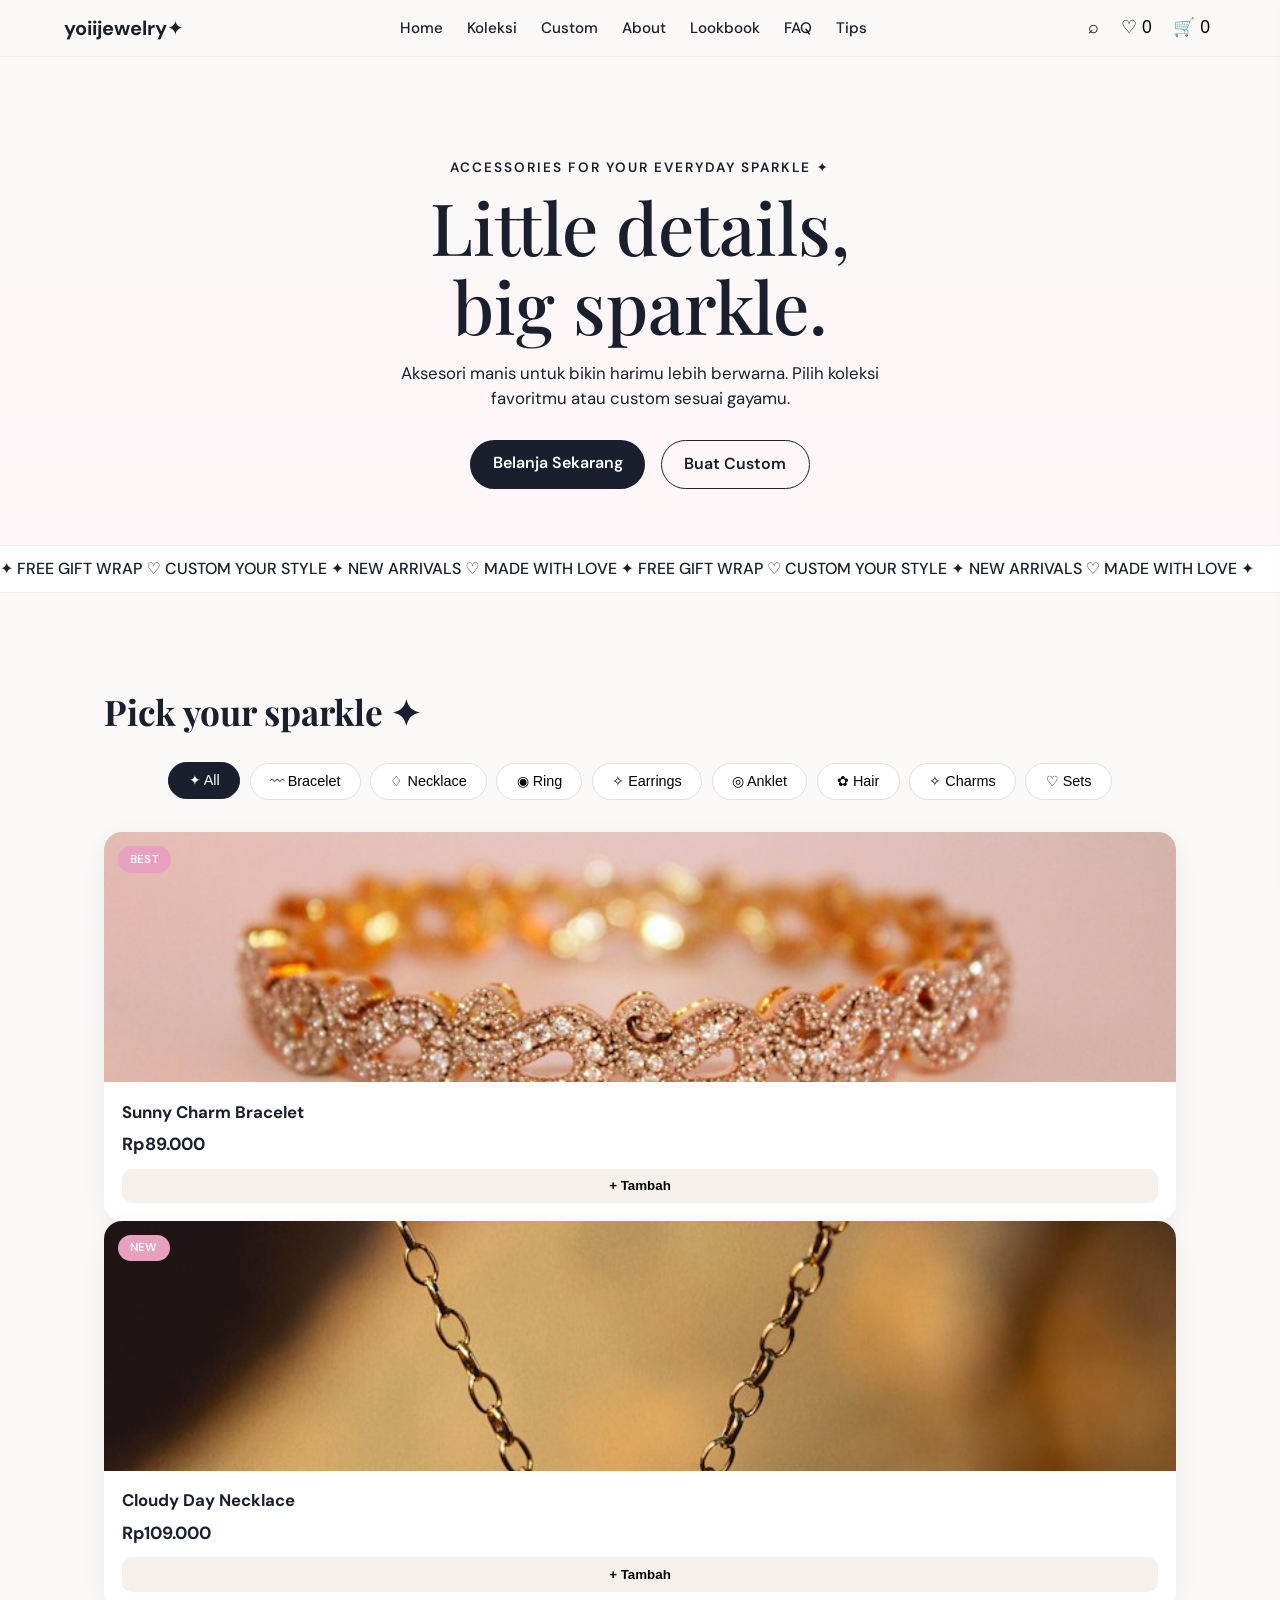
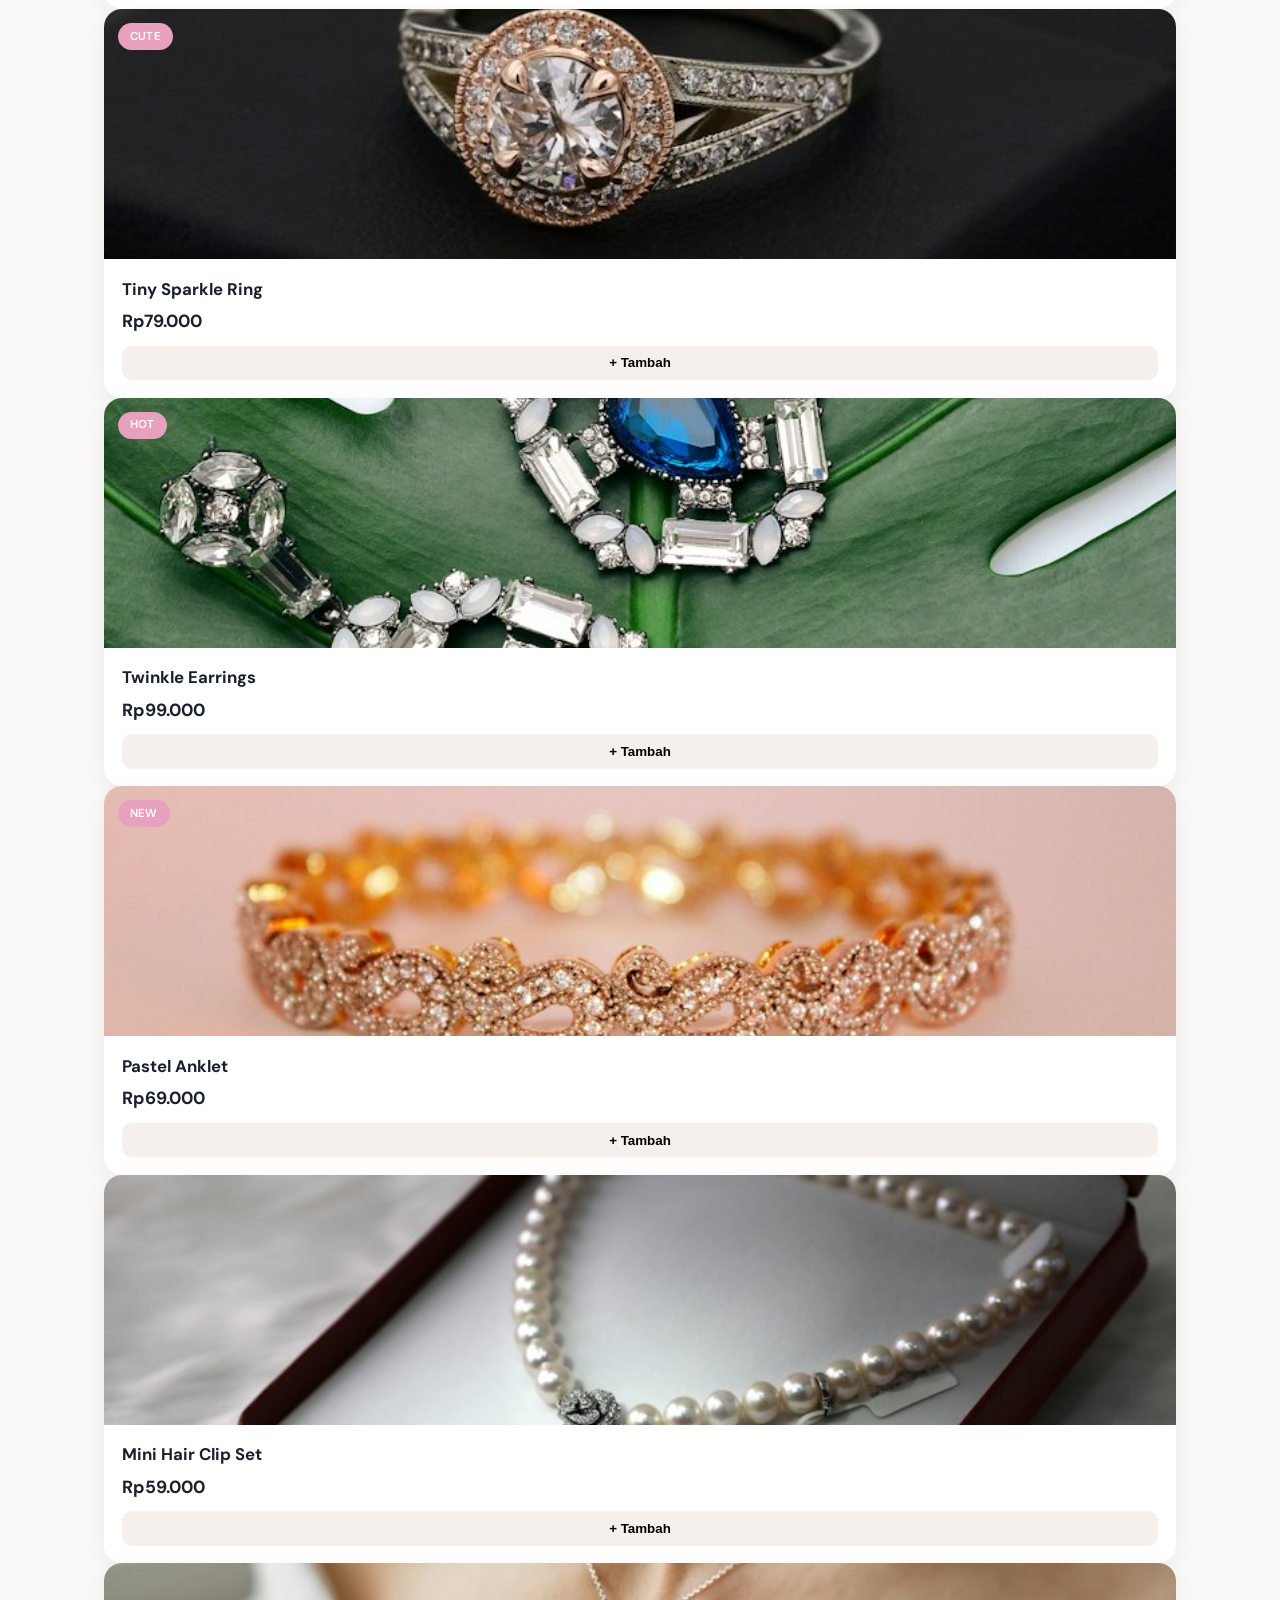
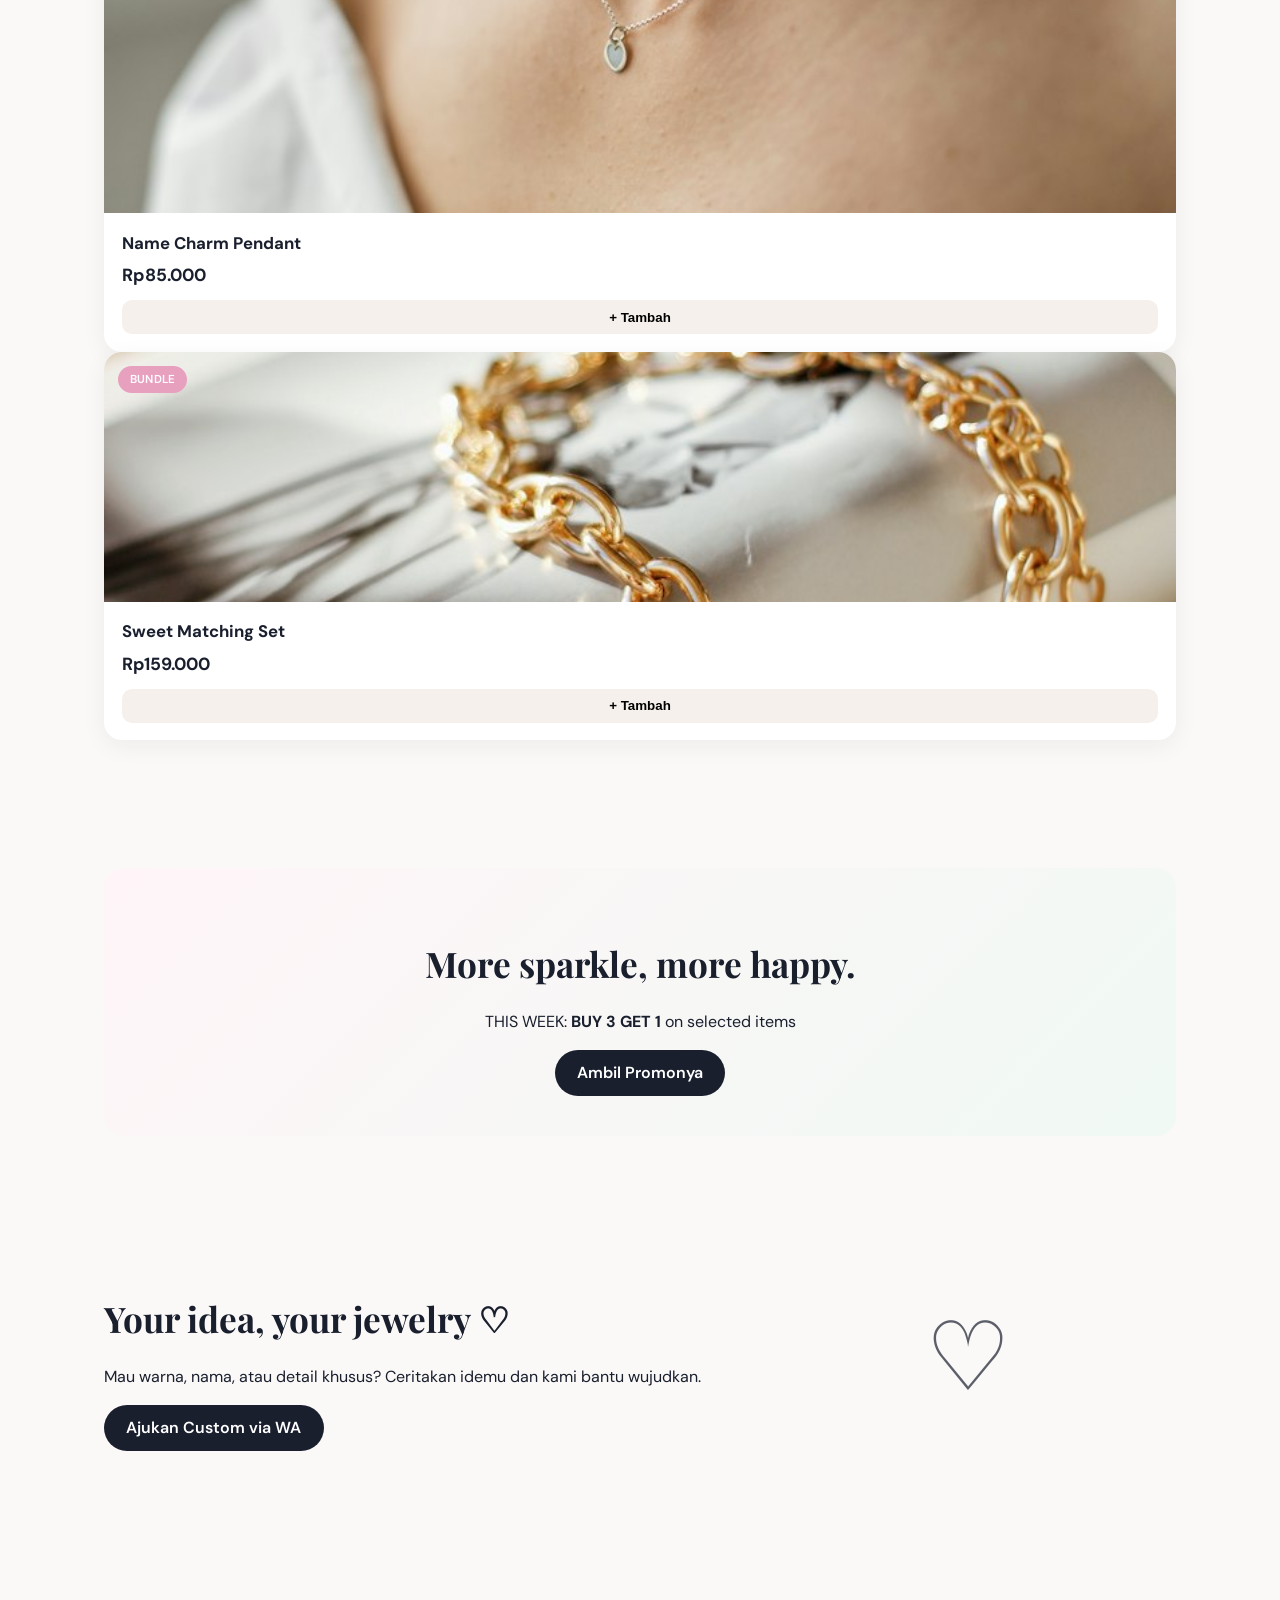
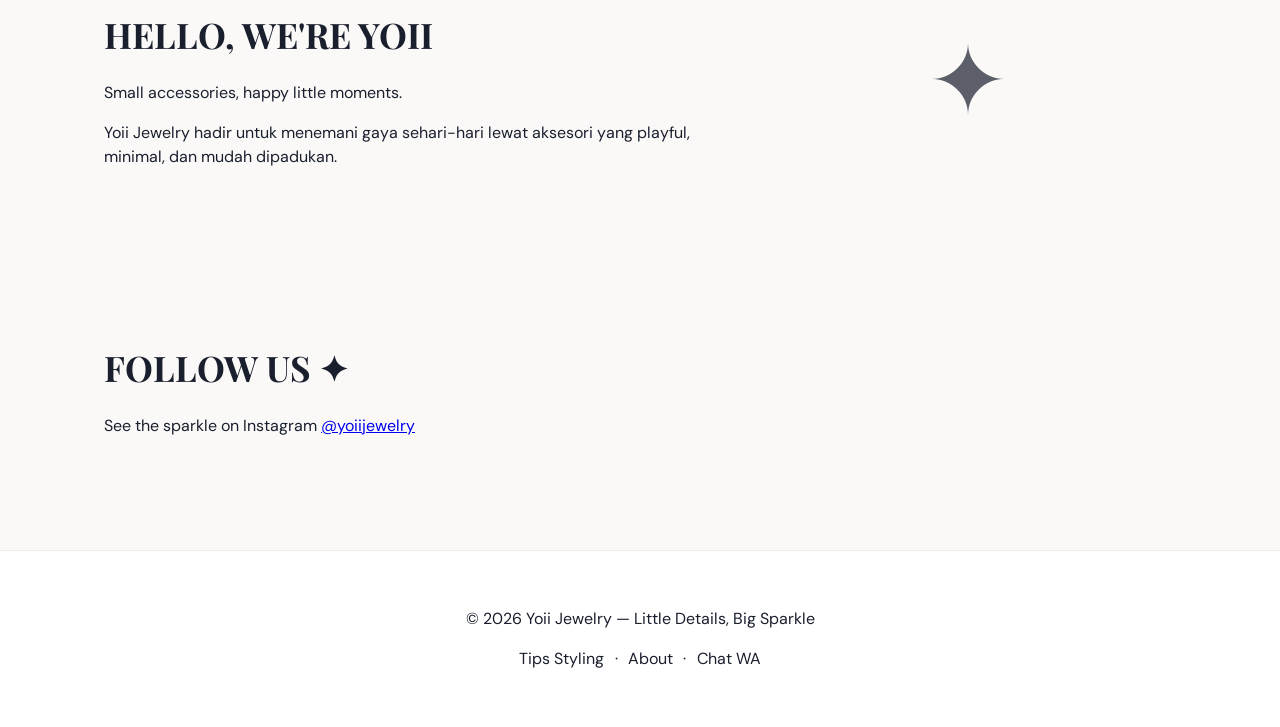
<file: index.html>
<!DOCTYPE html>
<html lang="id">
<head>
  <meta charset="utf-8">
  <meta name="viewport" content="width=device-width,initial-scale=1">
  <title>Yoii Jewelry — Little Details, Big Sparkle | Aksesori Manis & Custom</title>
  <meta name="description" content="Yoii Jewelry menawarkan aksesori manis, modern, dan bisa custom. Bracelet, necklace, ring, earrings, anklet, hair accessories untuk gaya sehari-hari. Gratis gift wrap!">
  <link rel="stylesheet" href="css/styles.css">
  <link href="https://fonts.googleapis.com/css2?family=DM+Sans:wght@400;500;600;700&family=Playfair+Display:ital,wght@0,500;1,500&display=swap" rel="stylesheet">
</head>
<body>
  <header class="header">
    <nav class="nav">
      <a class="brand" href="#home">yoiijewelry✦</a>
      <button class="menu-toggle" aria-label="Menu">☰</button>
      <ul class="menu">
        <li><a href="#home">Home</a></li>
        <li><a href="#collection">Koleksi</a></li>
        <li><a href="custom.html">Custom</a></li>
        <li><a href="about.html">About</a></li>
        <li><a href="lookbook.html">Lookbook</a></li>
        <li><a href="faq.html">FAQ</a></li>
        <li><a href="tips.html">Tips</a></li>
      </ul>
      <div class="icons">
        <button class="icon-btn" id="searchBtn">⌕</button>
        <button class="icon-btn" id="wishlistBtn">♡ <span id="wishCount">0</span></button>
        <button class="icon-btn" id="cartBtn">🛒 <span id="cartCount">0</span></button>
      </div>
    </nav>
  </header>

  <section class="hero" id="home">
    <p class="tagline">ACCESSORIES FOR YOUR EVERYDAY SPARKLE ✦</p>
    <h1>Little details,<br><span class="sparkle">big sparkle.</span></h1>
    <p class="subtitle">Aksesori manis untuk bikin harimu lebih berwarna. Pilih koleksi favoritmu atau custom sesuai gayamu.</p>
    <div class="hero-actions">
      <a class="btn primary" href="#collection">Belanja Sekarang</a>
      <a class="btn ghost" href="#custom">Buat Custom</a>
    </div>
  </section>

  <div class="ticker">
    <div class="ticker-inner">
      ✦ FREE GIFT WRAP ♡ CUSTOM YOUR STYLE ✦ NEW ARRIVALS ♡ MADE WITH LOVE ✦ FREE GIFT WRAP ♡ CUSTOM YOUR STYLE ✦ NEW ARRIVALS ♡ MADE WITH LOVE ✦
    </div>
  </div>

  <section class="section" id="collection">
    <h2>Pick your sparkle ✦</h2>
    <div class="filters">
      <button class="filter-btn active" data-cat="all">✦ All</button>
      <button class="filter-btn" data-cat="bracelet">〰 Bracelet</button>
      <button class="filter-btn" data-cat="necklace">♢ Necklace</button>
      <button class="filter-btn" data-cat="ring">◉ Ring</button>
      <button class="filter-btn" data-cat="earrings">✧ Earrings</button>
      <button class="filter-btn" data-cat="anklet">◎ Anklet</button>
      <button class="filter-btn" data-cat="hair">✿ Hair</button>
      <button class="filter-btn" data-cat="charms">✧ Charms</button>
      <button class="filter-btn" data-cat="sets">♡ Sets</button>
    </div>
    <div class="products" id="productGrid"></div>
  </section>

  <section class="section" id="promo">
    <div class="promo-box">
      <h2>More sparkle, more happy.</h2>
      <p>THIS WEEK: <strong>BUY 3 GET 1</strong> on selected items</p>
      <a class="btn primary" href="#collection">Ambil Promonya</a>
    </div>
  </section>

  <section class="section" id="custom">
    <div class="custom-box">
      <div>
        <h2>Your idea, your jewelry ♡</h2>
        <p>Mau warna, nama, atau detail khusus? Ceritakan idemu dan kami bantu wujudkan.</p>
        <a class="btn primary" href="https://wa.me/6281234567890?text=Halo%20Yoii%20Jewelry%2C%20saya%20mau%20custom%20aksesori" target="_blank">Ajukan Custom via WA</a>
      </div>
      <div class="custom-visual">♡</div>
    </div>
  </section>

  <section class="section" id="about">
    <div class="about-box">
      <div>
        <h2>HELLO, WE'RE YOII</h2>
        <p>Small accessories, happy little moments.</p>
        <p>Yoii Jewelry hadir untuk menemani gaya sehari-hari lewat aksesori yang playful, minimal, dan mudah dipadukan.</p>
      </div>
      <div class="about-visual">✦</div>
    </div>
  </section>

  <section class="section" id="social">
    <h2>FOLLOW US ✦</h2>
    <p>See the sparkle on Instagram <a href="https://instagram.com/yoiijewelry" target="_blank">@yoiijewelry</a></p>
  </section>

  <footer>
    <p>© 2026 Yoii Jewelry — Little Details, Big Sparkle</p>
    <p><a href="tips.html">Tips Styling</a> · <a href="#about">About</a> · <a href="https://wa.me/6281234567890" target="_blank">Chat WA</a></p>
  </footer>

  <!-- Cart Sidebar -->
  <div class="cart-sidebar" id="cartSidebar">
    <div class="cart-header">
      <h3>Keranjangmu</h3>
      <button id="closeCart">✕</button>
    </div>
    <div id="cartItems"></div>
    <div class="cart-footer">
      <p>Total: <strong id="cartTotal">Rp0</strong></p>
      <button class="btn primary" style="width:100%">Checkout</button>
    </div>
  </div>

  <script src="js/script.js"></script>
</body>
</html>
</file>
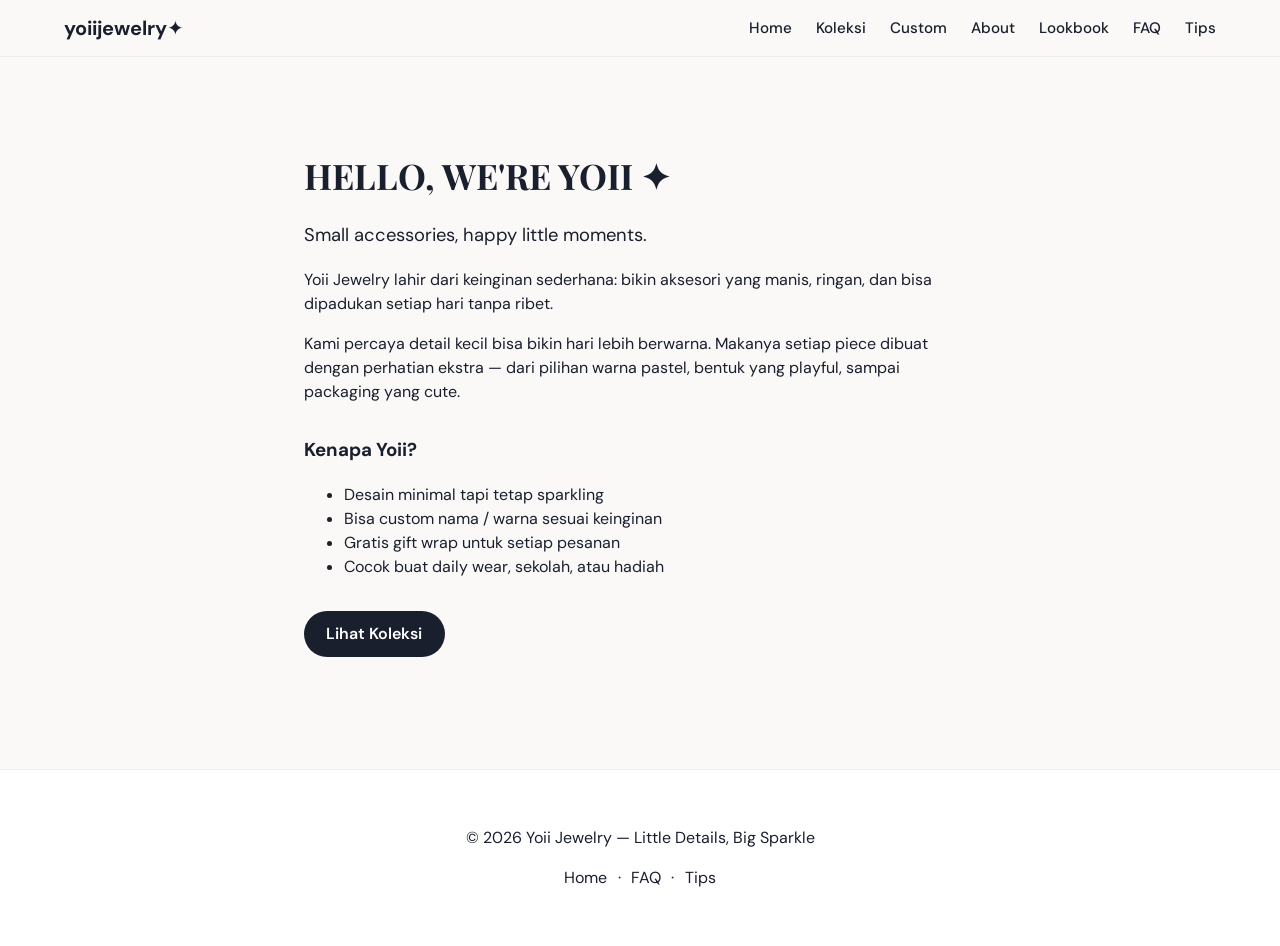
<file: about.html>
<!DOCTYPE html>
<html lang="id">
<head>
  <meta charset="utf-8">
  <meta name="viewport" content="width=device-width,initial-scale=1">
  <title>About Us — Yoii Jewelry</title>
  <link rel="stylesheet" href="css/styles.css">
  <link href="https://fonts.googleapis.com/css2?family=DM+Sans:wght@400;500;600;700&family=Playfair+Display:ital,wght@0,500;1,500&display=swap" rel="stylesheet">
</head>
<body>
  <header class="header">
    <nav class="nav">
      <a class="brand" href="index.html">yoiijewelry✦</a>
      <button class="menu-toggle" aria-label="Menu">☰</button>
      <ul class="menu">
        <li><a href="index.html">Home</a></li>
        <li><a href="index.html#collection">Koleksi</a></li>
        <li><a href="custom.html">Custom</a></li>
        <li><a href="about.html">About</a></li>
        <li><a href="lookbook.html">Lookbook</a></li>
        <li><a href="faq.html">FAQ</a></li>
        <li><a href="tips.html">Tips</a></li>
      </ul>
    </nav>
  </header>

  <section class="section" style="max-width:800px">
    <h2>HELLO, WE'RE YOII ✦</h2>
    <p style="font-size:1.15rem">Small accessories, happy little moments.</p>
    <p>Yoii Jewelry lahir dari keinginan sederhana: bikin aksesori yang manis, ringan, dan bisa dipadukan setiap hari tanpa ribet.</p>
    <p>Kami percaya detail kecil bisa bikin hari lebih berwarna. Makanya setiap piece dibuat dengan perhatian ekstra — dari pilihan warna pastel, bentuk yang playful, sampai packaging yang cute.</p>
    <h3 style="margin-top:2rem">Kenapa Yoii?</h3>
    <ul>
      <li>Desain minimal tapi tetap sparkling</li>
      <li>Bisa custom nama / warna sesuai keinginan</li>
      <li>Gratis gift wrap untuk setiap pesanan</li>
      <li>Cocok buat daily wear, sekolah, atau hadiah</li>
    </ul>
    <p style="margin-top:2rem"><a class="btn primary" href="index.html#collection">Lihat Koleksi</a></p>
  </section>

  <footer>
    <p>© 2026 Yoii Jewelry — Little Details, Big Sparkle</p>
    <p><a href="index.html">Home</a> · <a href="faq.html">FAQ</a> · <a href="tips.html">Tips</a></p>
  </footer>
  <script>
    document.querySelector(".menu-toggle")?.addEventListener("click", () => {
      document.querySelector(".menu").classList.toggle("open");
    });
  </script>
</body>
</html>
</file>
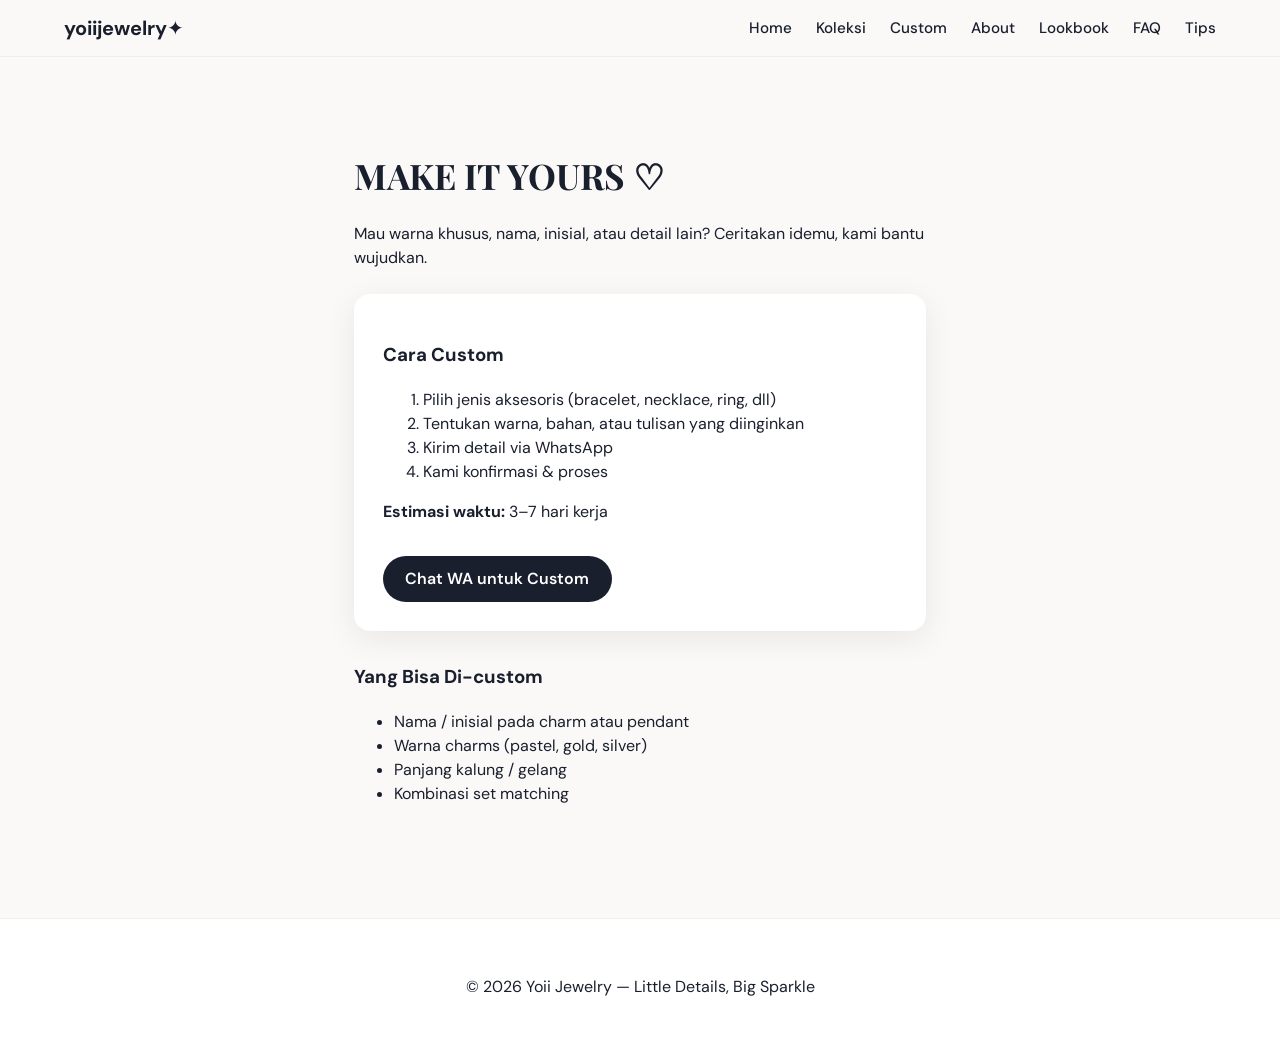
<file: custom.html>
<!DOCTYPE html>
<html lang="id">
<head>
  <meta charset="utf-8">
  <meta name="viewport" content="width=device-width,initial-scale=1">
  <title>Custom Jewelry — Yoii Jewelry</title>
  <link rel="stylesheet" href="css/styles.css">
  <link href="https://fonts.googleapis.com/css2?family=DM+Sans:wght@400;500;600;700&family=Playfair+Display:ital,wght@0,500;1,500&display=swap" rel="stylesheet">
</head>
<body>
  <header class="header">
    <nav class="nav">
      <a class="brand" href="index.html">yoiijewelry✦</a>
      <button class="menu-toggle" aria-label="Menu">☰</button>
      <ul class="menu">
        <li><a href="index.html">Home</a></li>
        <li><a href="index.html#collection">Koleksi</a></li>
        <li><a href="custom.html">Custom</a></li>
        <li><a href="about.html">About</a></li>
        <li><a href="lookbook.html">Lookbook</a></li>
        <li><a href="faq.html">FAQ</a></li>
        <li><a href="tips.html">Tips</a></li>
      </ul>
    </nav>
  </header>

  <section class="section" style="max-width:700px">
    <h2>MAKE IT YOURS ♡</h2>
    <p>Mau warna khusus, nama, inisial, atau detail lain? Ceritakan idemu, kami bantu wujudkan.</p>
    
    <div style="background:#fff;padding:1.8rem;border-radius:16px;box-shadow:var(--shadow);margin-top:1.5rem">
      <h3>Cara Custom</h3>
      <ol>
        <li>Pilih jenis aksesoris (bracelet, necklace, ring, dll)</li>
        <li>Tentukan warna, bahan, atau tulisan yang diinginkan</li>
        <li>Kirim detail via WhatsApp</li>
        <li>Kami konfirmasi & proses</li>
      </ol>
      <p><strong>Estimasi waktu:</strong> 3–7 hari kerja</p>
      <a class="btn primary" href="https://wa.me/6281234567890?text=Halo%20Yoii%20Jewelry%2C%20saya%20mau%20custom%20aksesori.%20Berikut%20detailnya%3A" target="_blank" style="margin-top:1rem">Chat WA untuk Custom</a>
    </div>

    <div style="margin-top:2rem">
      <h3>Yang Bisa Di-custom</h3>
      <ul>
        <li>Nama / inisial pada charm atau pendant</li>
        <li>Warna charms (pastel, gold, silver)</li>
        <li>Panjang kalung / gelang</li>
        <li>Kombinasi set matching</li>
      </ul>
    </div>
  </section>

  <footer>
    <p>© 2026 Yoii Jewelry — Little Details, Big Sparkle</p>
  </footer>
  <script>
    document.querySelector(".menu-toggle")?.addEventListener("click", () => {
      document.querySelector(".menu").classList.toggle("open");
    });
  </script>
</body>
</html>
</file>
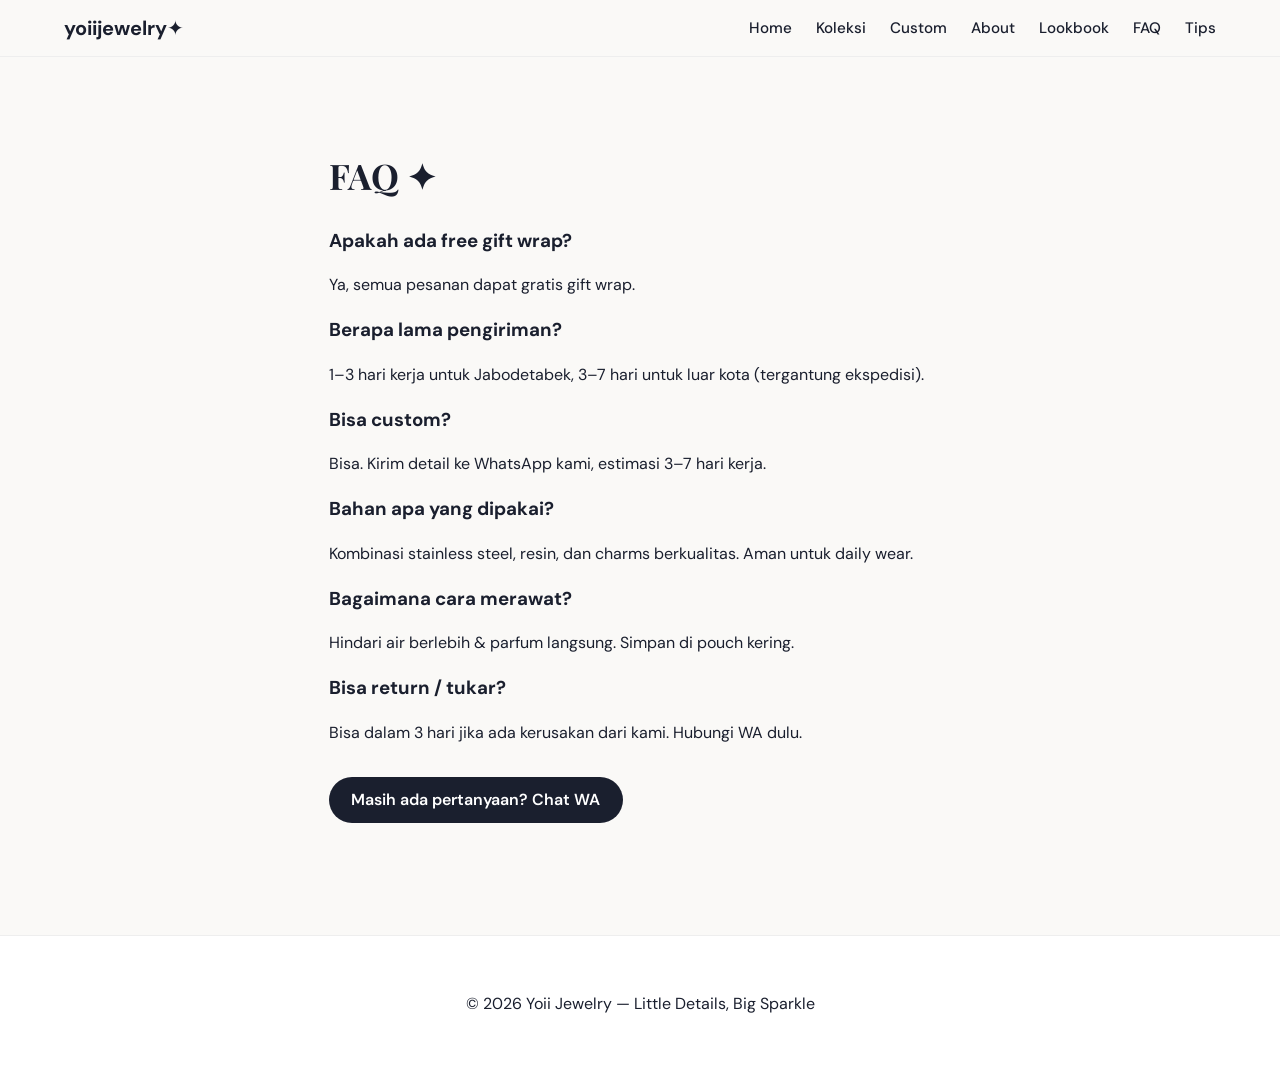
<file: faq.html>
<!DOCTYPE html>
<html lang="id">
<head>
  <meta charset="utf-8">
  <meta name="viewport" content="width=device-width,initial-scale=1">
  <title>FAQ — Yoii Jewelry</title>
  <link rel="stylesheet" href="css/styles.css">
  <link href="https://fonts.googleapis.com/css2?family=DM+Sans:wght@400;500;600;700&family=Playfair+Display:ital,wght@0,500;1,500&display=swap" rel="stylesheet">
</head>
<body>
  <header class="header">
    <nav class="nav">
      <a class="brand" href="index.html">yoiijewelry✦</a>
      <button class="menu-toggle" aria-label="Menu">☰</button>
      <ul class="menu">
        <li><a href="index.html">Home</a></li>
        <li><a href="index.html#collection">Koleksi</a></li>
        <li><a href="custom.html">Custom</a></li>
        <li><a href="about.html">About</a></li>
        <li><a href="lookbook.html">Lookbook</a></li>
        <li><a href="faq.html">FAQ</a></li>
        <li><a href="tips.html">Tips</a></li>
      </ul>
    </nav>
  </header>

  <section class="section" style="max-width:750px">
    <h2>FAQ ✦</h2>
    
    <div style="margin-top:1.5rem">
      <h3>Apakah ada free gift wrap?</h3>
      <p>Ya, semua pesanan dapat gratis gift wrap.</p>
      
      <h3>Berapa lama pengiriman?</h3>
      <p>1–3 hari kerja untuk Jabodetabek, 3–7 hari untuk luar kota (tergantung ekspedisi).</p>
      
      <h3>Bisa custom?</h3>
      <p>Bisa. Kirim detail ke WhatsApp kami, estimasi 3–7 hari kerja.</p>
      
      <h3>Bahan apa yang dipakai?</h3>
      <p>Kombinasi stainless steel, resin, dan charms berkualitas. Aman untuk daily wear.</p>
      
      <h3>Bagaimana cara merawat?</h3>
      <p>Hindari air berlebih & parfum langsung. Simpan di pouch kering.</p>
      
      <h3>Bisa return / tukar?</h3>
      <p>Bisa dalam 3 hari jika ada kerusakan dari kami. Hubungi WA dulu.</p>
    </div>
    
    <p style="margin-top:2rem"><a class="btn primary" href="https://wa.me/6281234567890" target="_blank">Masih ada pertanyaan? Chat WA</a></p>
  </section>

  <footer>
    <p>© 2026 Yoii Jewelry — Little Details, Big Sparkle</p>
  </footer>
  <script>
    document.querySelector(".menu-toggle")?.addEventListener("click", () => {
      document.querySelector(".menu").classList.toggle("open");
    });
  </script>
</body>
</html>
</file>
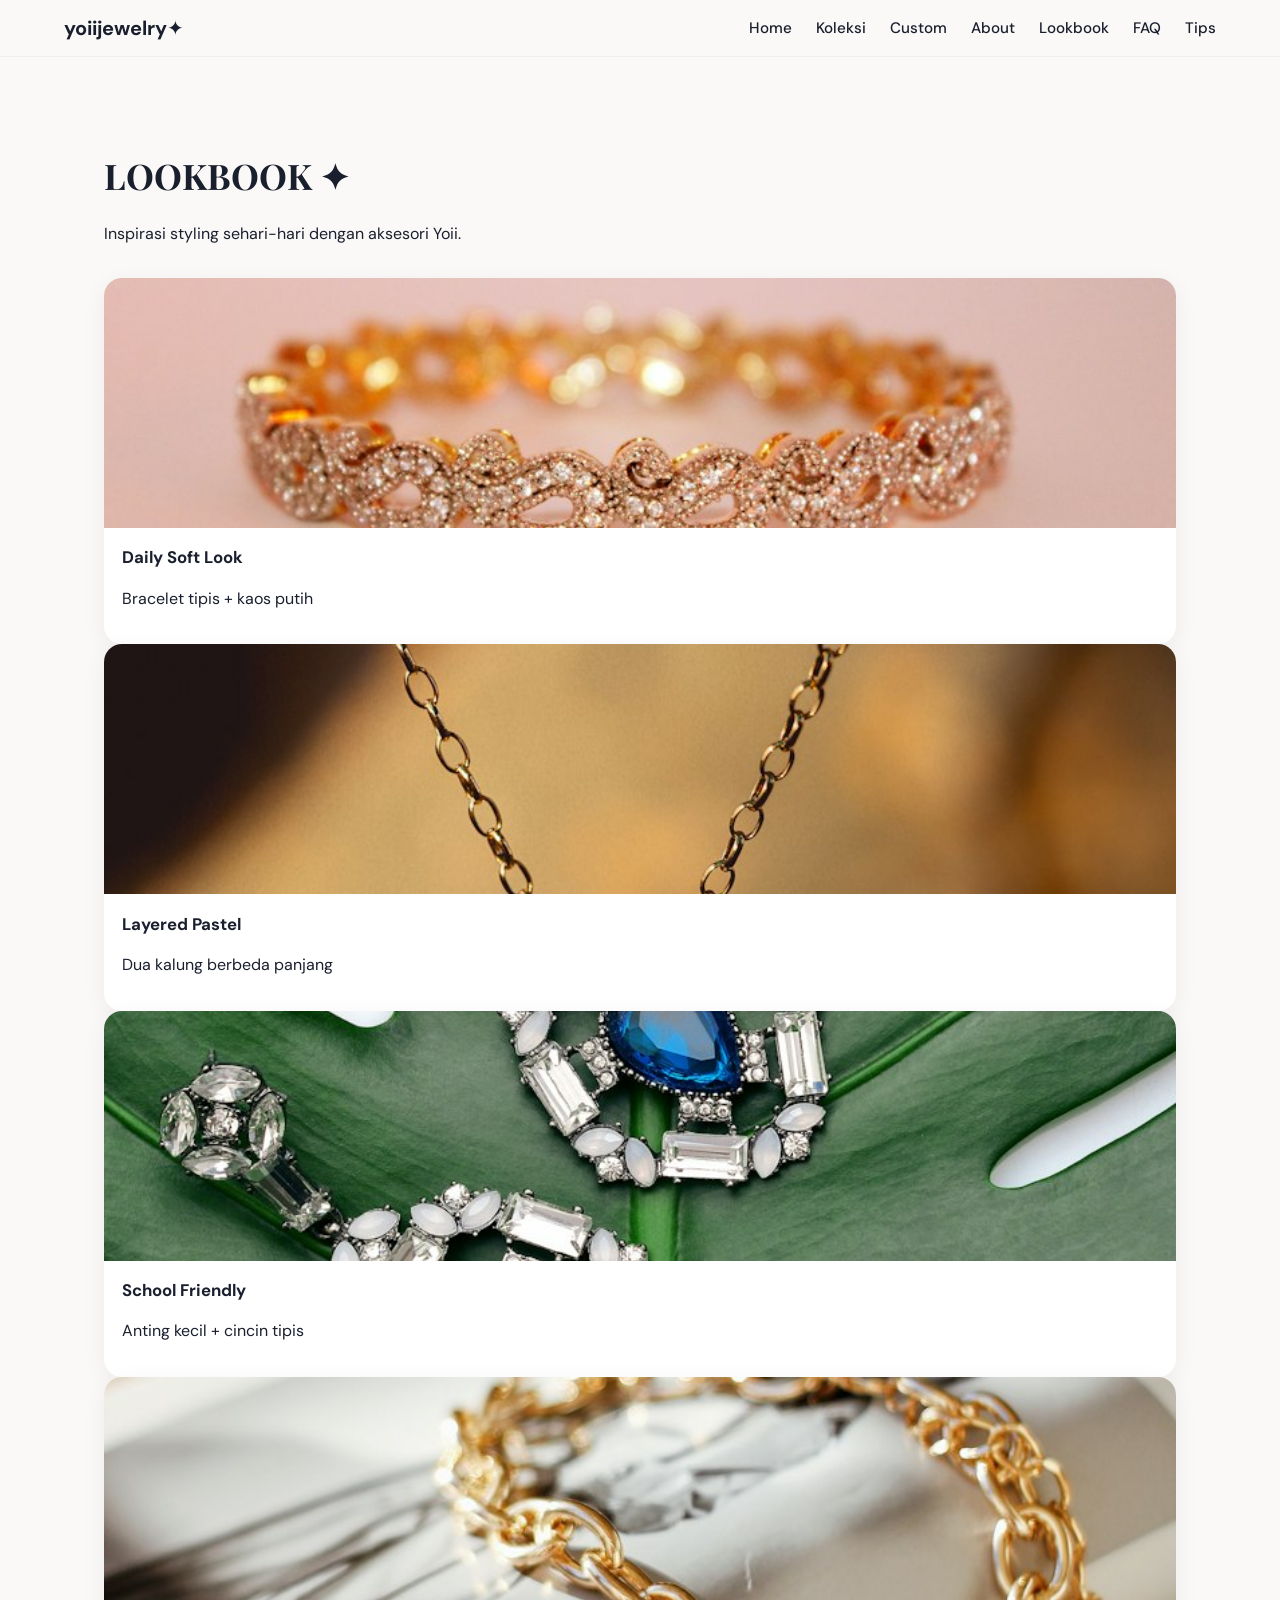
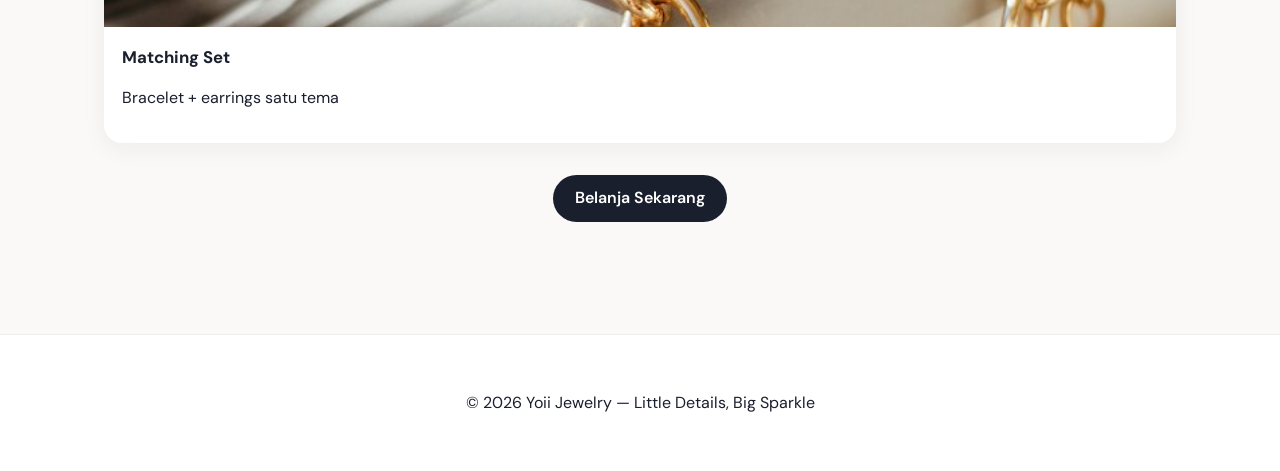
<file: lookbook.html>
<!DOCTYPE html>
<html lang="id">
<head>
  <meta charset="utf-8">
  <meta name="viewport" content="width=device-width,initial-scale=1">
  <title>Lookbook — Yoii Jewelry</title>
  <link rel="stylesheet" href="css/styles.css">
  <link href="https://fonts.googleapis.com/css2?family=DM+Sans:wght@400;500;600;700&family=Playfair+Display:ital,wght@0,500;1,500&display=swap" rel="stylesheet">
</head>
<body>
  <header class="header">
    <nav class="nav">
      <a class="brand" href="index.html">yoiijewelry✦</a>
      <button class="menu-toggle" aria-label="Menu">☰</button>
      <ul class="menu">
        <li><a href="index.html">Home</a></li>
        <li><a href="index.html#collection">Koleksi</a></li>
        <li><a href="custom.html">Custom</a></li>
        <li><a href="about.html">About</a></li>
        <li><a href="lookbook.html">Lookbook</a></li>
        <li><a href="faq.html">FAQ</a></li>
        <li><a href="tips.html">Tips</a></li>
      </ul>
    </nav>
  </header>

  <section class="section">
    <h2>LOOKBOOK ✦</h2>
    <p>Inspirasi styling sehari-hari dengan aksesori Yoii.</p>
    
    <div class="products" style="margin-top:2rem">
      <article class="product">
        <div class="product-img"><img src="assets/products/bracelet.jpg" alt="Daily bracelet look"></div>
        <div class="product-info">
          <h3>Daily Soft Look</h3>
          <p>Bracelet tipis + kaos putih</p>
        </div>
      </article>
      <article class="product">
        <div class="product-img"><img src="assets/products/necklace.jpg" alt="Layered necklace"></div>
        <div class="product-info">
          <h3>Layered Pastel</h3>
          <p>Dua kalung berbeda panjang</p>
        </div>
      </article>
      <article class="product">
        <div class="product-img"><img src="assets/products/earrings.jpg" alt="Mini earrings"></div>
        <div class="product-info">
          <h3>School Friendly</h3>
          <p>Anting kecil + cincin tipis</p>
        </div>
      </article>
      <article class="product">
        <div class="product-img"><img src="assets/products/sets.jpg" alt="Matching set"></div>
        <div class="product-info">
          <h3>Matching Set</h3>
          <p>Bracelet + earrings satu tema</p>
        </div>
      </article>
    </div>
    
    <p style="text-align:center;margin-top:2rem"><a class="btn primary" href="index.html#collection">Belanja Sekarang</a></p>
  </section>

  <footer>
    <p>© 2026 Yoii Jewelry — Little Details, Big Sparkle</p>
  </footer>
  <script>
    document.querySelector(".menu-toggle")?.addEventListener("click", () => {
      document.querySelector(".menu").classList.toggle("open");
    });
  </script>
</body>
</html>
</file>
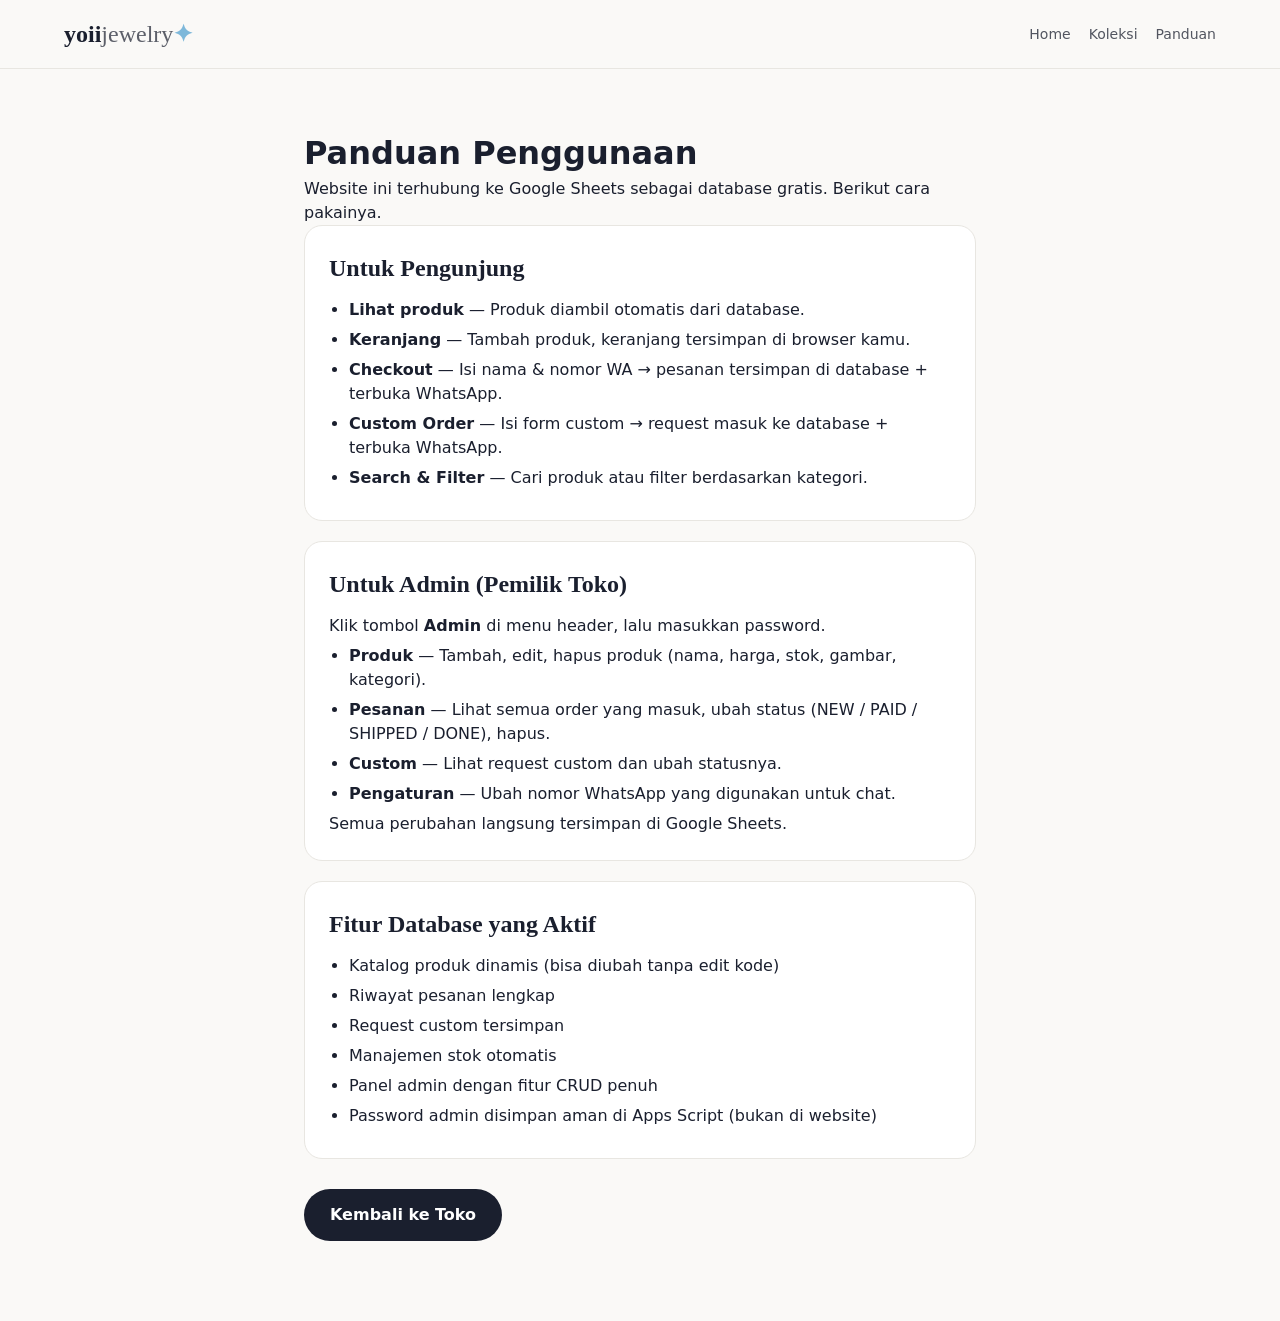
<file: panduan.html>
<!doctype html>
<html lang="id">
<head>
  <meta charset="utf-8">
  <meta name="viewport" content="width=device-width,initial-scale=1">
  <title>Panduan Penggunaan — Yoii Jewelry</title>
  <meta name="description" content="Panduan cara menggunakan website Yoii Jewelry: belanja, keranjang, custom order, dan untuk admin.">
  <link rel="canonical" href="https://madebynisa.my.id/panduan.html">
  <meta property="og:title" content="Panduan — Yoii Jewelry">
  <meta property="og:url" content="https://madebynisa.my.id/panduan.html">
  <meta property="og:image" content="https://madebynisa.my.id/og-image.jpg">
  <link rel="icon" type="image/png" sizes="32x32" href="favicon-32.png">
  <link rel="stylesheet" href="style.css">
</head>
<body>
<header class="site-header">
  <a class="brand" href="index.html">yoii<span>jewelry</span><b>✦</b></a>
  <nav class="nav">
    <a href="index.html">Home</a>
    <a href="index.html#collection">Koleksi</a>
    <a href="panduan.html">Panduan</a>
  </nav>
</header>

<main class="guide">
  <h1>Panduan Penggunaan</h1>
  <p>Website ini terhubung ke Google Sheets sebagai database gratis. Berikut cara pakainya.</p>

  <div class="card">
    <h2>Untuk Pengunjung</h2>
    <ul>
      <li><strong>Lihat produk</strong> — Produk diambil otomatis dari database.</li>
      <li><strong>Keranjang</strong> — Tambah produk, keranjang tersimpan di browser kamu.</li>
      <li><strong>Checkout</strong> — Isi nama & nomor WA → pesanan tersimpan di database + terbuka WhatsApp.</li>
      <li><strong>Custom Order</strong> — Isi form custom → request masuk ke database + terbuka WhatsApp.</li>
      <li><strong>Search & Filter</strong> — Cari produk atau filter berdasarkan kategori.</li>
    </ul>
  </div>

  <div class="card">
    <h2>Untuk Admin (Pemilik Toko)</h2>
    <p>Klik tombol <strong>Admin</strong> di menu header, lalu masukkan password.</p>
    <ul>
      <li><strong>Produk</strong> — Tambah, edit, hapus produk (nama, harga, stok, gambar, kategori).</li>
      <li><strong>Pesanan</strong> — Lihat semua order yang masuk, ubah status (NEW / PAID / SHIPPED / DONE), hapus.</li>
      <li><strong>Custom</strong> — Lihat request custom dan ubah statusnya.</li>
      <li><strong>Pengaturan</strong> — Ubah nomor WhatsApp yang digunakan untuk chat.</li>
    </ul>
    <p>Semua perubahan langsung tersimpan di Google Sheets.</p>
  </div>

  <div class="card">
    <h2>Fitur Database yang Aktif</h2>
    <ul>
      <li>Katalog produk dinamis (bisa diubah tanpa edit kode)</li>
      <li>Riwayat pesanan lengkap</li>
      <li>Request custom tersimpan</li>
      <li>Manajemen stok otomatis</li>
      <li>Panel admin dengan fitur CRUD penuh</li>
      <li>Password admin disimpan aman di Apps Script (bukan di website)</li>
    </ul>
  </div>

  <p style="margin-top:30px"><a class="btn primary" href="index.html">Kembali ke Toko</a></p>
</main>
</body>
</html>
</file>
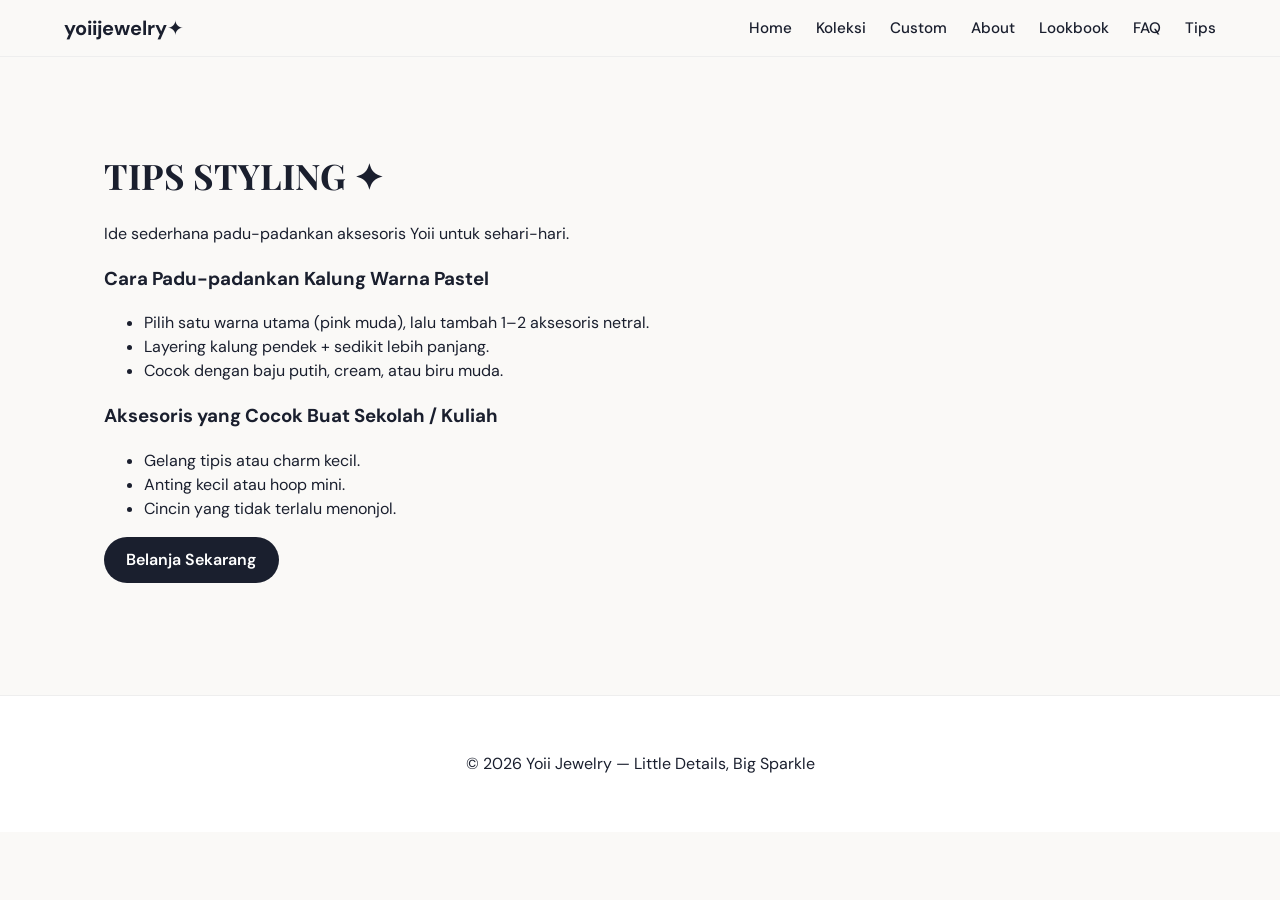
<file: tips.html>
<!DOCTYPE html>
<html lang="id">
<head>
  <meta charset="utf-8">
  <meta name="viewport" content="width=device-width,initial-scale=1">
  <title>Tips Styling — Yoii Jewelry</title>
  <link rel="stylesheet" href="css/styles.css">
  <link href="https://fonts.googleapis.com/css2?family=DM+Sans:wght@400;500;600;700&family=Playfair+Display:ital,wght@0,500;1,500&display=swap" rel="stylesheet">
</head>
<body>
  <header class="header">
    <nav class="nav">
      <a class="brand" href="index.html">yoiijewelry✦</a>
      <ul class="menu">
        <li><a href="index.html">Home</a></li>
        <li><a href="index.html#collection">Koleksi</a></li>
        <li><a href="custom.html">Custom</a></li>
        <li><a href="about.html">About</a></li>
        <li><a href="lookbook.html">Lookbook</a></li>
        <li><a href="faq.html">FAQ</a></li>
        <li><a href="tips.html">Tips</a></li>
      </ul>
    </nav>
  </header>
  <section class="section">
    <h2>TIPS STYLING ✦</h2>
    <p>Ide sederhana padu-padankan aksesoris Yoii untuk sehari-hari.</p>
    <h3>Cara Padu-padankan Kalung Warna Pastel</h3>
    <ul>
      <li>Pilih satu warna utama (pink muda), lalu tambah 1–2 aksesoris netral.</li>
      <li>Layering kalung pendek + sedikit lebih panjang.</li>
      <li>Cocok dengan baju putih, cream, atau biru muda.</li>
    </ul>
    <h3>Aksesoris yang Cocok Buat Sekolah / Kuliah</h3>
    <ul>
      <li>Gelang tipis atau charm kecil.</li>
      <li>Anting kecil atau hoop mini.</li>
      <li>Cincin yang tidak terlalu menonjol.</li>
    </ul>
    <p><a class="btn primary" href="index.html#collection">Belanja Sekarang</a></p>
  </section>
  <footer>
    <p>© 2026 Yoii Jewelry — Little Details, Big Sparkle</p>
  </footer>
</body>
</html>
</file>
<file: css/styles.css>
:root{
  --bg:#faf9f7;
  --text:#1a1f2e;
  --accent:#e8a0bf;
  --mint:#a8e6cf;
  --gold:#d4af37;
  --soft:#f5f0eb;
  --shadow:0 8px 32px rgba(26,31,46,.08);
}
*{box-sizing:border-box}
body{margin:0;font-family:'DM Sans',system-ui,sans-serif;background:var(--bg);color:var(--text);line-height:1.5}
.header{position:sticky;top:0;background:rgba(250,249,247,.92);backdrop-filter:blur(12px);z-index:100;border-bottom:1px solid #eee;padding:.8rem 5%}
.nav{display:flex;align-items:center;justify-content:space-between;gap:1rem;max-width:1200px;margin:0 auto}
.brand{font-weight:700;font-size:1.25rem;text-decoration:none;color:var(--text)}
.menu{display:flex;gap:1.5rem;list-style:none;margin:0;padding:0}
.menu a{text-decoration:none;color:var(--text);font-weight:500;font-size:.95rem}
.menu-toggle{display:none;background:none;border:none;font-size:1.4rem;cursor:pointer}
.icons{display:flex;gap:.6rem;align-items:center}
.icon-btn{background:none;border:none;font-size:1.1rem;cursor:pointer;position:relative}
.btn{padding:.7rem 1.4rem;border-radius:999px;text-decoration:none;font-weight:600;display:inline-block;border:none;cursor:pointer}
.btn.primary{background:var(--text);color:#fff}
.btn.ghost{border:1.5px solid var(--text);color:var(--text);background:transparent}
.hero{
  padding:5.5rem 5% 3.5rem;
  text-align:center;
  background:linear-gradient(180deg,#faf9f7 0%,#fff5f8 100%);
}
.tagline{letter-spacing:.15em;font-size:.85rem;font-weight:600;margin-bottom:.5rem}
.hero h1{font-family:'Playfair Display',serif;font-size:clamp(2.6rem,6vw,4.5rem);margin:.3rem 0;font-weight:500;line-height:1.1}
.sparkle{display:inline-block;animation:float 3.5s ease-in-out infinite}
@keyframes float{0%,100%{transform:translateY(0)}50%{transform:translateY(-10px)}}
.subtitle{max-width:520px;margin:1rem auto;font-size:1.05rem}
.hero-actions{margin-top:1.8rem;display:flex;gap:1rem;justify-content:center;flex-wrap:wrap}
.ticker{background:#fff;padding:.7rem 0;overflow:hidden;border-top:1px solid #eee;border-bottom:1px solid #eee}
.ticker-inner{display:inline-block;animation:marquee 22s linear infinite;white-space:nowrap;font-weight:500}
@keyframes marquee{0%{transform:translateX(0)}100%{transform:translateX(-50%)}}
.section{padding:4rem 5%;max-width:1200px;margin:0 auto}
h2{font-family:'Playfair Display',serif;font-size:2.2rem;margin-bottom:1.2rem}
.filters{display:flex;flex-wrap:wrap;gap:.6rem;margin:1.5rem 0 2rem;justify-content:center}
.filter-btn{
  padding:.6rem 1.2rem;
  border:1.5px solid #e0e0e0;
  background:#fff;
  border-radius:999px;
  cursor:pointer;
  font-weight:500;
  transition:all .2s;
  font-size:.9rem;
}
.filter-btn.active,.filter-btn:hover{
  background:var(--text);
  color:#fff;
  border-color:var(--text);
  transform:translateY(-1px);
}
.product{
  background:#fff;
  border-radius:18px;
  overflow:hidden;
  box-shadow:0 6px 24px rgba(26,31,46,.06);
  transition:.35s cubic-bezier(.2,.8,.2,1);
  position:relative;
}
.product:hover{
  transform:translateY(-10px);
  box-shadow:0 20px 40px rgba(26,31,46,.12);
}
.product-img{
  height:250px;
  background:#f8f5f2;
  position:relative;
  overflow:hidden;
}
.product-img img{
  width:100%;
  height:100%;
  object-fit:cover;
  transition:transform .5s;
}
.product:hover .product-img img{
  transform:scale(1.06);
}
.badge{
  position:absolute;
  top:14px;
  left:14px;
  background:var(--accent);
  color:#fff;
  padding:.3rem .75rem;
  border-radius:999px;
  font-size:.72rem;
  font-weight:600;
  letter-spacing:.02em;
}
.product-info{padding:1.1rem}
.product-info h3{margin:0 0 .4rem;font-size:1.05rem}
.price{font-weight:700;font-size:1.1rem}
.add-btn{width:100%;margin-top:.7rem;padding:.6rem;border:none;background:var(--soft);border-radius:10px;cursor:pointer;font-weight:600;transition:.2s}
.add-btn:hover{background:var(--accent);color:#fff}
.promo-box{background:linear-gradient(135deg,#fff5f8,#f0f9f4);padding:2.5rem;border-radius:20px;text-align:center}
.custom-box,.about-box{display:grid;grid-template-columns:1.2fr .8fr;gap:2rem;align-items:center}
.custom-visual,.about-visual{font-size:6rem;text-align:center;opacity:.7}
footer{text-align:center;padding:2.5rem 1rem;background:#fff;border-top:1px solid #eee;margin-top:2rem}
footer a{color:var(--text);text-decoration:none;margin:0 .4rem}
.cart-sidebar{position:fixed;top:0;right:-380px;width:360px;height:100%;background:#fff;box-shadow:-4px 0 20px rgba(0,0,0,.1);transition:.3s;z-index:200;padding:1.2rem;display:flex;flex-direction:column}
.cart-sidebar.open{right:0}
.cart-header{display:flex;justify-content:space-between;align-items:center;margin-bottom:1rem}
#cartItems{flex:1;overflow-y:auto}
.cart-item{display:flex;gap:.8rem;margin-bottom:1rem;padding-bottom:.8rem;border-bottom:1px solid #eee}
.cart-item img{width:60px;height:60px;object-fit:cover;border-radius:8px}
@media(max-width:768px){
  .menu{display:none;position:absolute;top:100%;left:0;right:0;background:#fff;flex-direction:column;padding:1rem;border-bottom:1px solid #eee}
  .menu.open{display:flex}
  .menu-toggle{display:block}
  .custom-box,.about-box{grid-template-columns:1fr}
  .hero{padding:3rem 1.5rem 2rem}
  .cart-sidebar{width:100%;right:-100%}
}
</file>
<file: style.css>
:root{--ink:#1a1f2e;--muted:#6b7280;--line:#e8e6e1;--blue:#7eb8da;--blue2:#eef6fb;--butter:#f6e7c1;--butter2:#fdf6e3;--bg:#faf9f7;--radius:18px}
*{box-sizing:border-box;margin:0;padding:0}
html{scroll-behavior:smooth}
body{font-family:"DM Sans",system-ui,sans-serif;color:var(--ink);background:var(--bg);line-height:1.5}
img{max-width:100%;display:block}
a{color:inherit;text-decoration:none}
button,select,input,textarea{font:inherit}
.btn{display:inline-flex;align-items:center;justify-content:center;gap:8px;padding:14px 26px;border-radius:99px;border:0;cursor:pointer;font-weight:600;transition:.2s}
.btn.primary{background:var(--ink);color:#fff}
.btn.ghost{background:transparent;border:1.5px solid var(--ink)}
.btn.blue{background:var(--blue);color:#fff}
.btn:disabled{opacity:.55;cursor:not-allowed}

.site-header{position:sticky;top:0;z-index:50;display:flex;align-items:center;gap:20px;padding:16px 5vw;background:rgba(250,249,247,.92);backdrop-filter:blur(12px);border-bottom:1px solid var(--line)}
.brand{font-family:"Playfair Display",serif;font-size:24px;font-weight:700}
.brand span{font-weight:400;opacity:.7}
.brand b{color:var(--blue)}
.nav{display:flex;gap:18px;margin-left:auto}
.nav a{font-size:14px;font-weight:500;opacity:.75}
.nav a:hover,.admin-link{opacity:1;color:var(--blue)}
.actions{display:flex;align-items:center;gap:10px}
.actions button,.actions select{border:0;background:var(--blue2);width:40px;height:40px;border-radius:50%;cursor:pointer;font-size:16px;display:grid;place-items:center}
.actions select{width:auto;padding:0 10px;border-radius:20px;font-size:13px}
.menu-btn{display:none;border:0;background:var(--blue2);width:40px;height:40px;border-radius:50%;font-size:18px;cursor:pointer}

.hero{display:grid;grid-template-columns:1.05fr 1fr;gap:40px;padding:70px 5vw;align-items:center;background:linear-gradient(135deg,#fff 40%,var(--blue2))}
.eyebrow{font-size:12px;font-weight:700;letter-spacing:1.5px;color:var(--blue);display:block;margin-bottom:14px}
.hero h1{font-family:"Playfair Display",serif;font-size:clamp(42px,5.5vw,64px);line-height:1.08;margin-bottom:18px}
.hero h1 em{font-style:italic;color:var(--blue)}
.hero p{color:var(--muted);max-width:420px;margin-bottom:28px}
.hero-actions{display:flex;gap:12px;flex-wrap:wrap}
.slider{position:relative;border-radius:28px;overflow:hidden;box-shadow:0 20px 50px rgba(0,0,0,.08)}
.slides{position:relative;height:480px}
.slide{position:absolute;inset:0;opacity:0;transition:opacity .6s}
.slide.active{opacity:1}
.slide img{width:100%;height:100%;object-fit:cover}
.prev,.next{position:absolute;top:50%;transform:translateY(-50%);width:42px;height:42px;border-radius:50%;border:0;background:rgba(255,255,255,.9);font-size:22px;cursor:pointer;z-index:2}
.prev{left:14px}.next{right:14px}
.dots{position:absolute;bottom:16px;left:0;right:0;display:flex;justify-content:center;gap:8px}
.dots button{width:8px;height:8px;border-radius:50%;border:0;background:rgba(255,255,255,.5);cursor:pointer}
.dots button.active{background:#fff;width:22px;border-radius:99px}

.ticker{display:flex;gap:40px;padding:14px 0;overflow:hidden;background:var(--ink);color:#fff;font-size:12px;font-weight:700;letter-spacing:1px;white-space:nowrap}
.ticker span{flex-shrink:0}

.section{padding:80px 5vw}
.section-head{display:flex;justify-content:space-between;align-items:flex-end;margin-bottom:32px;gap:16px;flex-wrap:wrap}
.section-head h2{font-family:"Playfair Display",serif;font-size:clamp(28px,3.5vw,40px)}
.status-badge{font-size:12px;font-weight:600;padding:6px 12px;border-radius:99px;background:var(--blue2);color:var(--muted)}
.status-badge.ok{background:#e6f6ea;color:#1a7a3a}
.status-badge.err{background:#fde8e8;color:#b42318}

.categories{display:grid;grid-template-columns:repeat(5,1fr);gap:12px}
.categories button{display:flex;flex-direction:column;align-items:center;gap:8px;padding:20px 12px;border:1.5px solid var(--line);border-radius:var(--radius);background:#fff;cursor:pointer;font-weight:600}
.categories button.active,.categories button:hover{border-color:var(--blue);background:var(--blue2)}

.products{display:grid;grid-template-columns:repeat(4,1fr);gap:18px}
.product{background:#fff;border-radius:22px;overflow:hidden;border:1px solid var(--line);transition:.25s}
.product:hover{transform:translateY(-4px);box-shadow:0 16px 40px rgba(0,0,0,.07)}
.product-img{position:relative;height:240px;background:var(--butter2)}
.product-img img{width:100%;height:100%;object-fit:cover}
.badge{position:absolute;top:12px;left:12px;background:var(--ink);color:#fff;font-size:10px;font-weight:700;padding:5px 10px;border-radius:99px}
.badge.out{background:#b42318}
.wish-btn{position:absolute;top:12px;right:12px;width:34px;height:34px;border-radius:50%;border:0;background:rgba(255,255,255,.9);font-size:16px;cursor:pointer;display:grid;place-items:center}
.wish-btn.active{background:#fde8e8;color:#b42318}

.ig-grid{display:grid;grid-template-columns:repeat(4,1fr);gap:12px}
.ig-item{position:relative;border-radius:16px;overflow:hidden;aspect-ratio:1}
.ig-item img{width:100%;height:100%;object-fit:cover}
.ig-item span{position:absolute;bottom:0;left:0;right:0;background:linear-gradient(transparent,#0008);color:#fff;font-size:12px;padding:20px 10px 8px;text-align:center}

.blog-preview-grid{display:grid;grid-template-columns:1fr 1fr;gap:20px}
.blog-card{display:flex;flex-direction:column;background:#fff;border-radius:18px;overflow:hidden;border:1px solid var(--line);transition:.2s}
.blog-card:hover{transform:translateY(-3px);box-shadow:0 12px 30px rgba(0,0,0,.06)}
.blog-card img{height:180px;object-fit:cover;width:100%}
.blog-card div{padding:16px}
.blog-card h3{font-size:16px;margin-bottom:6px}
.blog-card p{font-size:13px;color:var(--muted)}

@media(max-width:900px){
  .ig-grid{grid-template-columns:repeat(2,1fr)}
  .blog-preview-grid{grid-template-columns:1fr}
}
.product-info{padding:16px}
.product-info h3{font-size:15px;font-weight:600}
.product-info p{font-size:12px;color:var(--muted);margin:4px 0 12px}
.product-bottom{display:flex;justify-content:space-between;align-items:center}
.product-bottom .add{width:36px;height:36px;border-radius:50%;border:0;background:var(--butter);font-size:18px;cursor:pointer}

.promo{display:grid;grid-template-columns:1.2fr .8fr;gap:40px;align-items:center;background:linear-gradient(120deg,var(--butter2),#fff)}
.promo h2{font-family:"Playfair Display",serif;font-size:clamp(36px,4.5vw,52px);margin:10px 0 16px}
.promo-card{background:var(--ink);color:#fff;border-radius:28px;padding:40px 32px;text-align:center}
.promo-card strong{display:block;font-family:"Playfair Display",serif;font-size:42px;margin:12px 0}
.promo-card i{font-style:italic;color:var(--butter)}

.custom{text-align:center;background:var(--blue2)}
.custom h2,.about h2{font-family:"Playfair Display",serif;font-size:clamp(32px,4vw,46px);margin:10px 0 16px}
.custom p{color:var(--muted);max-width:480px;margin:0 auto 28px}
.about{display:grid;grid-template-columns:1fr 1fr;gap:40px;align-items:center}
.about p{color:var(--muted)}

footer{display:flex;align-items:center;justify-content:space-between;gap:20px;padding:30px 5vw;border-top:1px solid var(--line);flex-wrap:wrap}
footer p{color:var(--muted);font-size:12px}

.wa-float{position:fixed;right:22px;bottom:22px;z-index:45;display:flex;gap:9px;align-items:center;background:#25d366;color:#fff;padding:13px 17px;border-radius:99px;box-shadow:0 10px 30px rgba(0,0,0,.2);font-weight:600}

.overlay,.shade{display:none;position:fixed;inset:0;background:rgba(20,30,45,.45);z-index:60}
.overlay.open,.shade.open{display:block}
.modal{width:min(520px,92vw);margin:8vh auto;background:#fff;border-radius:25px;padding:30px;position:relative;max-height:84vh;overflow-y:auto}
.admin-modal{width:min(900px,96vw)}
.close{border:0;background:transparent;font-size:27px;cursor:pointer;position:absolute;right:18px;top:10px}
.modal label{display:block;font-size:13px;font-weight:600;margin:14px 0 6px}
.modal input,.modal textarea,.modal select{width:100%;padding:13px 15px;border:1px solid var(--line);border-radius:13px;background:#fafafa}
.form-total{margin:18px 0 12px}
.modal .btn{width:100%;margin-top:10px}
.search-results{display:grid;gap:8px;margin-top:12px}
.search-result{padding:12px;background:var(--blue2);border-radius:12px;cursor:pointer;display:flex;justify-content:space-between}

.cart{position:fixed;right:-430px;top:0;width:min(410px,92vw);height:100vh;background:#fff;z-index:80;padding:25px;transition:.35s;display:flex;flex-direction:column}
.cart.open{right:0}
.cart-head{display:flex;justify-content:space-between;align-items:center}
.cart-item{display:flex;justify-content:space-between;gap:15px;border-bottom:1px solid var(--line);padding:14px 0}
.cart-foot{margin-top:auto;display:grid;gap:15px;padding-top:16px}
.cart-foot .btn{width:100%}

.admin-tabs{display:flex;gap:8px;margin:16px 0;flex-wrap:wrap}
.admin-tabs .tab{padding:8px 16px;border-radius:99px;border:1px solid var(--line);background:#fff;cursor:pointer}
.admin-tabs .tab.active{background:var(--ink);color:#fff}
.admin-content{margin-top:10px}
.admin-table{width:100%;border-collapse:collapse;font-size:13px}
.admin-table th,.admin-table td{border:1px solid var(--line);padding:8px;text-align:left}
.admin-table th{background:var(--blue2)}
.admin-table button{padding:4px 10px;border-radius:6px;border:0;background:var(--butter2);cursor:pointer;margin:0 2px}
.guide{max-width:800px;margin:0 auto;padding:60px 5vw 80px}
.guide-hero{text-align:center;margin-bottom:40px}
.guide-hero h1{font-family:"Playfair Display",serif;font-size:clamp(32px,5vw,48px);margin:12px 0}
.guide-hero p{color:var(--muted);max-width:480px;margin:0 auto}

.faq-list{display:flex;flex-direction:column;gap:12px;margin-bottom:40px}
.faq-item{background:#fff;border:1px solid var(--line);border-radius:18px;overflow:hidden}
.faq-item summary{padding:18px 22px;font-weight:600;cursor:pointer;list-style:none;display:flex;justify-content:space-between;align-items:center}
.faq-item summary::-webkit-details-marker{display:none}
.faq-item summary::after{content:"＋";font-size:18px;color:var(--blue);transition:.2s}
.faq-item[open] summary::after{content:"－"}
.faq-body{padding:0 22px 20px;color:var(--muted);font-size:15px}
.faq-body ul{margin:10px 0 10px 20px}
.faq-body li{margin:6px 0}

.faq-cta{text-align:center;padding:30px;background:var(--blue2);border-radius:22px}
.faq-cta p{margin-bottom:16px;font-weight:500}
.faq-cta .btn{margin:0 6px}

.card{background:#fff;border:1px solid var(--line);border-radius:18px;padding:24px;margin-bottom:20px}
.card h2{font-family:"Playfair Display",serif;margin-bottom:12px}
.card ul{margin-left:20px}
.card li{margin:6px 0}

@media(max-width:600px){
  .guide{padding:40px 6vw 60px}
  .faq-cta .btn{display:block;margin:8px 0}
}

@media(max-width:900px){
  .nav{display:none;position:absolute;top:76px;left:0;right:0;background:#fff;padding:25px;flex-direction:column;border-bottom:1px solid var(--line)}
  .nav.open{display:flex}
  .menu-btn{display:block}
  .hero{grid-template-columns:1fr;padding:55px 6vw}
  .slides{height:420px}
  .categories{grid-template-columns:repeat(3,1fr)}
  .products{grid-template-columns:repeat(2,1fr)}
  .promo,.about{grid-template-columns:1fr}
  .section{padding:70px 6vw}
}
@media(max-width:520px){
  .products{grid-template-columns:1fr 1fr;gap:10px}
  .product-img{height:180px}
  .wa-float b{display:none}
  .wa-float{width:54px;height:54px;justify-content:center;padding:0}
}
</file>
